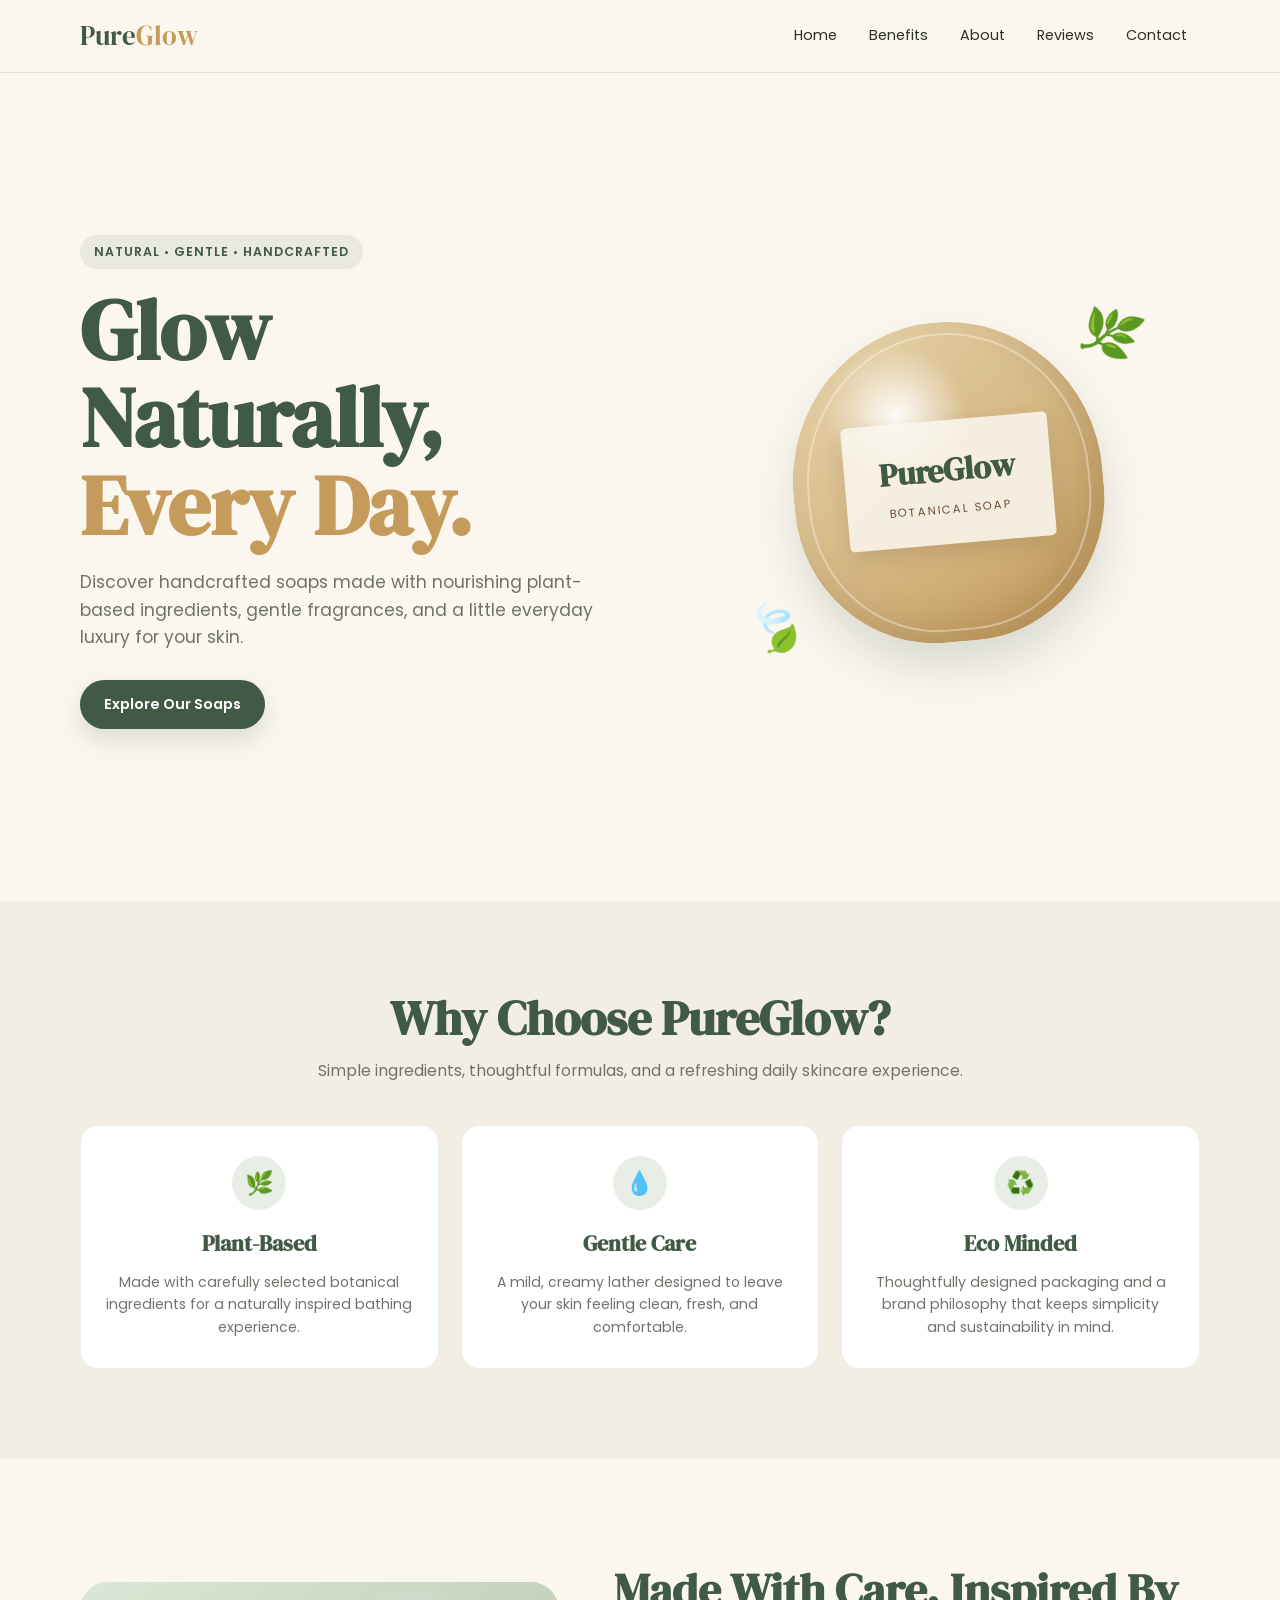
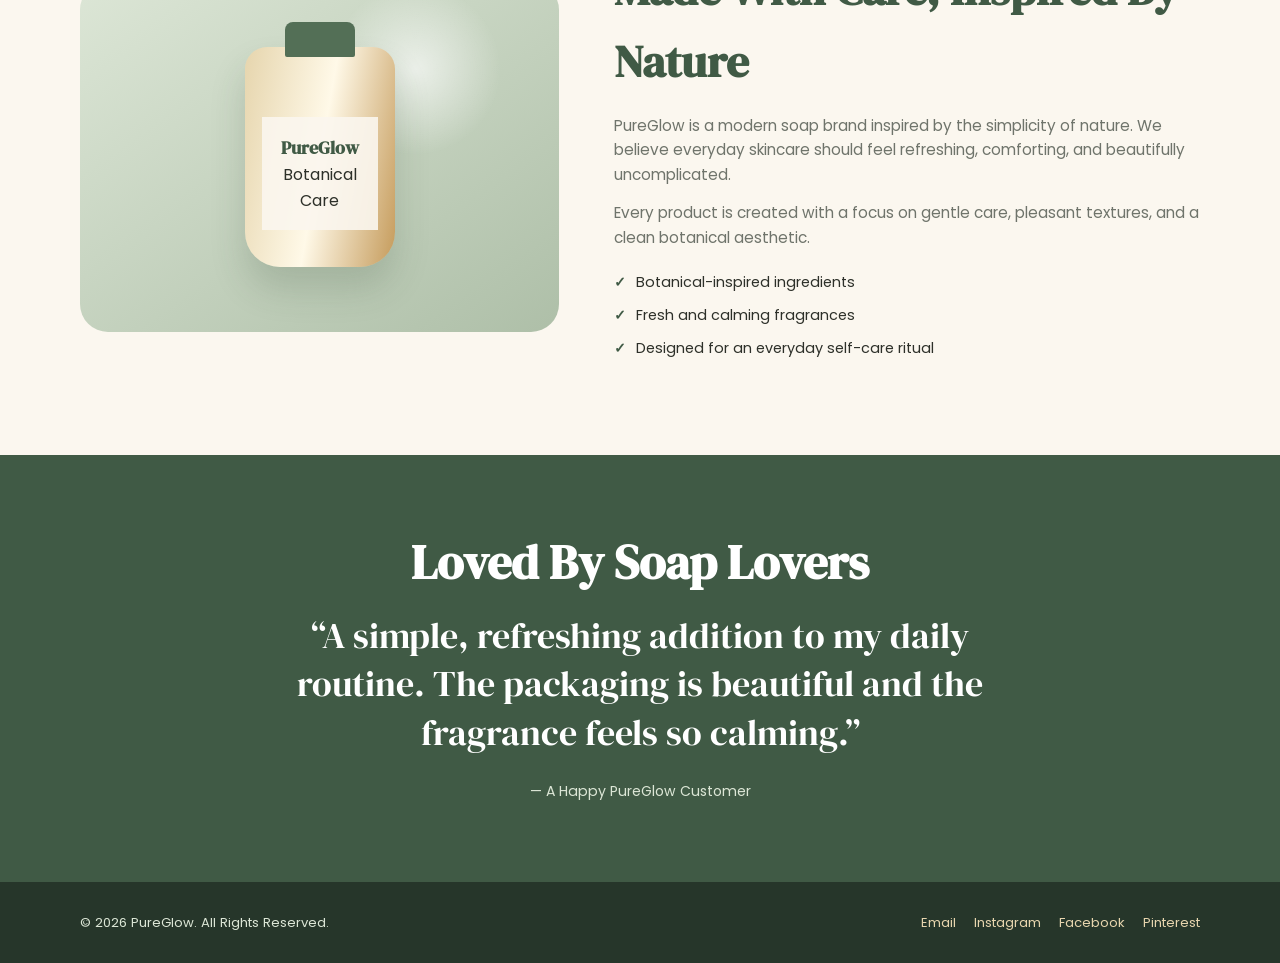
<file: WebDev-L1-LandingPage/index.html>
<!DOCTYPE html>
<html lang="en">
<head>
  <meta charset="UTF-8">
  <meta name="viewport" content="width=device-width, initial-scale=1.0">
  <title>PureGlow | Natural Soap</title>

  <link rel="preconnect" href="https://fonts.googleapis.com">
  <link rel="preconnect" href="https://fonts.gstatic.com" crossorigin>
  <link href="https://fonts.googleapis.com/css2?family=DM+Serif+Display&family=Poppins:wght@400;500;600;700&display=swap" rel="stylesheet">

  <style>
    :root {
      --cream: #fbf7ef;
      --sage: #708b6f;
      --sage-dark: #405a45;
      --brown: #6d4c3d;
      --gold: #c59b5b;
      --text: #2d3029;
      --muted: #6f746b;
      --white: #ffffff;
    }

    * {
      margin: 0;
      padding: 0;
      box-sizing: border-box;
    }

    html {
      scroll-behavior: smooth;
    }

    body {
      font-family: "Poppins", sans-serif;
      background: var(--cream);
      color: var(--text);
      line-height: 1.6;
    }

    /* ---------- NAVIGATION ---------- */
    .navbar {
      position: sticky;
      top: 0;
      z-index: 1000;
      background: rgba(251, 247, 239, 0.96);
      border-bottom: 1px solid rgba(64, 90, 69, 0.12);
      backdrop-filter: blur(8px);
    }

    .nav-inner {
      width: min(1120px, 92%);
      min-height: 72px;
      margin: auto;
      display: flex;
      align-items: center;
      justify-content: space-between;
      gap: 25px;
    }

    .logo {
      font-family: "DM Serif Display", serif;
      font-size: 1.7rem;
      color: var(--sage-dark);
      white-space: nowrap;
    }

    .logo span {
      color: var(--gold);
    }

    .nav-links {
      display: flex;
      align-items: center;
      gap: 6px;
      flex-wrap: wrap;
    }

    .nav-links a {
      color: var(--text);
      text-decoration: none;
      padding: 8px 13px;
      border-radius: 20px;
      font-size: 0.9rem;
      transition: 0.25s ease;
    }

    .nav-links a:hover,
    .nav-links a:focus {
      color: var(--sage-dark);
      background: rgba(112, 139, 111, 0.12);
      outline: none;
    }

    /* ---------- COMMON ---------- */
    .container {
      width: min(1120px, 92%);
      margin: auto;
    }

    section {
      scroll-margin-top: 90px;
    }

    .section-title {
      font-family: "DM Serif Display", serif;
      color: var(--sage-dark);
      font-size: clamp(2rem, 5vw, 3rem);
      line-height: 1.15;
      text-align: center;
    }

    .section-subtitle {
      max-width: 650px;
      margin: 12px auto 42px;
      color: var(--muted);
      text-align: center;
      font-size: 0.98rem;
    }

    /* ---------- HERO ---------- */
    .hero {
      min-height: calc(100vh - 72px);
      display: grid;
      grid-template-columns: 1.05fr 0.95fr;
      align-items: center;
      gap: 60px;
      padding: 70px 0 80px;
    }

    .hero-label {
      display: inline-block;
      padding: 7px 14px;
      border-radius: 20px;
      color: var(--sage-dark);
      background: rgba(112, 139, 111, 0.13);
      font-size: 0.78rem;
      font-weight: 600;
      letter-spacing: 0.08em;
      margin-bottom: 18px;
    }

    .hero h1 {
      font-family: "DM Serif Display", serif;
      color: var(--sage-dark);
      font-size: clamp(2.8rem, 7vw, 5.3rem);
      line-height: 1.03;
      margin-bottom: 20px;
    }

    .hero h1 span {
      color: var(--gold);
    }

    .hero p {
      max-width: 570px;
      color: var(--muted);
      font-size: clamp(0.95rem, 2vw, 1.08rem);
      margin-bottom: 28px;
    }

    .cta {
      display: inline-block;
      text-decoration: none;
      background: var(--sage-dark);
      color: var(--white);
      padding: 13px 24px;
      border-radius: 28px;
      font-size: 0.9rem;
      font-weight: 600;
      transition: 0.25s ease;
      box-shadow: 0 10px 24px rgba(64, 90, 69, 0.18);
    }

    .cta:hover,
    .cta:focus {
      background: var(--brown);
      transform: translateY(-3px);
      outline: none;
    }

    /* ---------- HERO PRODUCT VISUAL ---------- */
    .product-visual {
      min-height: 410px;
      display: grid;
      place-items: center;
      position: relative;
    }

    .soap-card {
      width: min(310px, 75vw);
      height: 320px;
      position: relative;
      display: grid;
      place-items: center;
      border-radius: 50% 50% 45% 45%;
      background:
        radial-gradient(circle at 35% 28%, rgba(255,255,255,.95), transparent 23%),
        linear-gradient(145deg, #e7d5ae, #c59b5b);
      box-shadow:
        inset -18px -20px 35px rgba(92, 65, 33, 0.18),
        0 25px 45px rgba(64, 90, 69, 0.18);
      transform: rotate(-5deg);
    }

    .soap-card::before {
      content: "";
      position: absolute;
      width: 90%;
      height: 92%;
      border: 2px solid rgba(255,255,255,.35);
      border-radius: inherit;
    }

    .soap-label {
      position: relative;
      z-index: 2;
      text-align: center;
      background: rgba(251,247,239,.86);
      padding: 25px 35px;
      border-radius: 5px;
      box-shadow: 0 8px 20px rgba(60,45,30,.12);
    }

    .soap-label h2 {
      font-family: "DM Serif Display", serif;
      color: var(--sage-dark);
      font-size: 2rem;
    }

    .soap-label p {
      color: var(--brown);
      font-size: 0.72rem;
      letter-spacing: 0.16em;
      margin: 4px 0 0;
    }

    .leaf {
      position: absolute;
      font-size: 3rem;
      color: var(--sage);
    }

    .leaf.one {
      top: 18px;
      right: 12%;
      transform: rotate(25deg);
    }

    .leaf.two {
      bottom: 20px;
      left: 10%;
      transform: rotate(-25deg);
    }

    /* ---------- FEATURES ---------- */
    .features {
      padding: 90px 0;
      background: #f3eee3;
    }

    .feature-grid {
      display: grid;
      grid-template-columns: repeat(3, 1fr);
      gap: 22px;
    }

    .feature-card {
      background: var(--white);
      border: 1px solid rgba(112, 139, 111, 0.15);
      border-radius: 18px;
      padding: 30px 24px;
      text-align: center;
      transition: 0.25s ease;
    }

    .feature-card:hover {
      transform: translateY(-6px);
      box-shadow: 0 14px 30px rgba(64, 90, 69, 0.1);
    }

    .feature-icon {
      width: 54px;
      height: 54px;
      margin: 0 auto 17px;
      display: grid;
      place-items: center;
      border-radius: 50%;
      background: #e8eee5;
      font-size: 1.45rem;
    }

    .feature-card h3 {
      font-family: "DM Serif Display", serif;
      color: var(--sage-dark);
      font-size: 1.35rem;
      margin-bottom: 9px;
    }

    .feature-card p {
      color: var(--muted);
      font-size: 0.88rem;
    }

    /* ---------- ABOUT ---------- */
    .about {
      padding: 95px 0;
    }

    .about-grid {
      display: grid;
      grid-template-columns: 0.9fr 1.1fr;
      align-items: center;
      gap: 55px;
    }

    .about-image {
      min-height: 350px;
      border-radius: 28px;
      background:
        radial-gradient(circle at 70% 25%, rgba(255,255,255,.65), transparent 20%),
        linear-gradient(145deg, #dce6d6, #aebfa8);
      display: grid;
      place-items: center;
      overflow: hidden;
    }

    .bottle {
      width: 150px;
      height: 220px;
      border-radius: 22px 22px 35px 35px;
      background: linear-gradient(100deg, #e6d5ad, #fff9e8, #c59b5b);
      position: relative;
      box-shadow: 0 22px 35px rgba(50,70,50,.18);
    }

    .bottle::before {
      content: "";
      position: absolute;
      width: 70px;
      height: 35px;
      left: 40px;
      top: -25px;
      border-radius: 8px 8px 2px 2px;
      background: #536f56;
    }

    .bottle-label {
      position: absolute;
      left: 17px;
      right: 17px;
      top: 70px;
      padding: 17px 5px;
      text-align: center;
      background: rgba(251,247,239,.9);
    }

    .bottle-label strong {
      font-family: "DM Serif Display", serif;
      color: var(--sage-dark);
      font-size: 1.1rem;
    }

    .about-content h2 {
      font-family: "DM Serif Display", serif;
      color: var(--sage-dark);
      font-size: clamp(2rem, 4vw, 2.8rem);
      margin-bottom: 16px;
    }

    .about-content p {
      color: var(--muted);
      margin-bottom: 14px;
      font-size: 0.96rem;
    }

    .about-list {
      list-style: none;
      margin-top: 20px;
      display: grid;
      gap: 10px;
    }

    .about-list li {
      font-size: 0.9rem;
    }

    .about-list li::before {
      content: "✓";
      color: var(--sage-dark);
      font-weight: 700;
      margin-right: 10px;
    }

    /* ---------- TESTIMONIAL ---------- */
    .testimonial {
      padding: 80px 0;
      background: var(--sage-dark);
      color: white;
      text-align: center;
    }

    .testimonial blockquote {
      width: min(750px, 90%);
      margin: 22px auto;
      font-family: "DM Serif Display", serif;
      font-size: clamp(1.5rem, 4vw, 2.25rem);
      line-height: 1.35;
    }

    .testimonial p {
      color: #dce6d6;
      font-size: 0.88rem;
    }

    /* ---------- FOOTER ---------- */
    footer {
      background: #26362a;
      color: #dce6d6;
      padding: 30px 0;
    }

    .footer-inner {
      width: min(1120px, 92%);
      margin: auto;
      display: flex;
      justify-content: space-between;
      align-items: center;
      gap: 20px;
      flex-wrap: wrap;
    }

    footer p {
      font-size: 0.82rem;
    }

    .footer-links {
      display: flex;
      gap: 18px;
      flex-wrap: wrap;
    }

    .footer-links a {
      color: #e7d5ae;
      text-decoration: none;
      font-size: 0.82rem;
    }

    .footer-links a:hover {
      text-decoration: underline;
    }

    /* ---------- RESPONSIVE ---------- */
    @media (max-width: 800px) {
      .nav-inner {
        min-height: 65px;
      }

      .nav-links {
        justify-content: flex-end;
      }

      .nav-links a {
        font-size: 0.78rem;
        padding: 7px 8px;
      }

      .hero {
        min-height: auto;
        grid-template-columns: 1fr;
        text-align: center;
        gap: 25px;
        padding: 60px 0 75px;
      }

      .hero p {
        margin-left: auto;
        margin-right: auto;
      }

      .product-visual {
        min-height: 330px;
      }

      .feature-grid,
      .about-grid {
        grid-template-columns: 1fr;
      }

      .about-grid {
        gap: 30px;
      }
    }

    @media (max-width: 480px) {
      .logo {
        font-size: 1.35rem;
      }

      .nav-inner {
        gap: 8px;
      }

      .nav-links {
        gap: 0;
      }

      .nav-links a {
        font-size: 0.68rem;
        padding: 5px 6px;
      }

      .hero h1 {
        font-size: 2.7rem;
      }

      .product-visual {
        min-height: 280px;
      }

      .soap-card {
        height: 250px;
      }

      .soap-label {
        padding: 18px 25px;
      }

      .soap-label h2 {
        font-size: 1.6rem;
      }

      .features,
      .about {
        padding: 65px 0;
      }

      .footer-inner {
        justify-content: center;
        text-align: center;
      }
    }
  </style>
</head>

<body>

  <!-- Sticky Navigation -->
  <nav class="navbar" aria-label="Main navigation">
    <div class="nav-inner">
      <div class="logo">Pure<span>Glow</span></div>

      <div class="nav-links">
        <a href="#home">Home</a>
        <a href="#features">Benefits</a>
        <a href="#about">About</a>
        <a href="#reviews">Reviews</a>
        <a href="#contact">Contact</a>
      </div>
    </div>
  </nav>

  <main>

    <!-- HERO SECTION -->
    <section class="hero container" id="home">
      <div>
        <span class="hero-label">NATURAL • GENTLE • HANDCRAFTED</span>

        <h1>Glow Naturally,<br><span>Every Day.</span></h1>

        <p>
          Discover handcrafted soaps made with nourishing plant-based
          ingredients, gentle fragrances, and a little everyday luxury
          for your skin.
        </p>

        <a href="#features" class="cta">Explore Our Soaps</a>
      </div>

      <div class="product-visual" aria-label="PureGlow handmade soap">
        <span class="leaf one">🌿</span>
        <span class="leaf two">🍃</span>

        <div class="soap-card">
          <div class="soap-label">
            <h2>PureGlow</h2>
            <p>BOTANICAL SOAP</p>
          </div>
        </div>
      </div>
    </section>

    <!-- CONTENT SECTION 1: FEATURES -->
    <section class="features" id="features">
      <div class="container">
        <h2 class="section-title">Why Choose PureGlow?</h2>

        <p class="section-subtitle">
          Simple ingredients, thoughtful formulas, and a refreshing
          daily skincare experience.
        </p>

        <div class="feature-grid">

          <article class="feature-card">
            <div class="feature-icon">🌿</div>
            <h3>Plant-Based</h3>
            <p>
              Made with carefully selected botanical ingredients
              for a naturally inspired bathing experience.
            </p>
          </article>

          <article class="feature-card">
            <div class="feature-icon">💧</div>
            <h3>Gentle Care</h3>
            <p>
              A mild, creamy lather designed to leave your skin
              feeling clean, fresh, and comfortable.
            </p>
          </article>

          <article class="feature-card">
            <div class="feature-icon">♻️</div>
            <h3>Eco Minded</h3>
            <p>
              Thoughtfully designed packaging and a brand philosophy
              that keeps simplicity and sustainability in mind.
            </p>
          </article>

        </div>
      </div>
    </section>

    <!-- CONTENT SECTION 2: ABOUT -->
    <section class="about container" id="about">
      <div class="about-grid">

        <div class="about-image">
          <div class="bottle">
            <div class="bottle-label">
              <strong>PureGlow</strong><br>
              Botanical Care
            </div>
          </div>
        </div>

        <div class="about-content">
          <h2>Made With Care, Inspired By Nature</h2>

          <p>
            PureGlow is a modern soap brand inspired by the simplicity
            of nature. We believe everyday skincare should feel
            refreshing, comforting, and beautifully uncomplicated.
          </p>

          <p>
            Every product is created with a focus on gentle care,
            pleasant textures, and a clean botanical aesthetic.
          </p>

          <ul class="about-list">
            <li>Botanical-inspired ingredients</li>
            <li>Fresh and calming fragrances</li>
            <li>Designed for an everyday self-care ritual</li>
          </ul>
        </div>

      </div>
    </section>

    <!-- CONTENT SECTION 3: TESTIMONIAL -->
    <section class="testimonial" id="reviews">
      <div class="container">

        <h2 class="section-title" style="color: #ffffff;">
          Loved By Soap Lovers
        </h2>

        <blockquote>
          “A simple, refreshing addition to my daily routine.
          The packaging is beautiful and the fragrance feels so calming.”
        </blockquote>

        <p>— A Happy PureGlow Customer</p>

      </div>
    </section>

  </main>

  <!-- FOOTER -->
  <footer id="contact">
    <div class="footer-inner">

      <p>&copy; 2026 PureGlow. All Rights Reserved.</p>

      <div class="footer-links">
        <a href="mailto:hello@pureglow.example">Email</a>
        <a href="#instagram">Instagram</a>
        <a href="#facebook">Facebook</a>
        <a href="#pinterest">Pinterest</a>
      </div>

    </div>
  </footer>

</body>
</html>
</file>
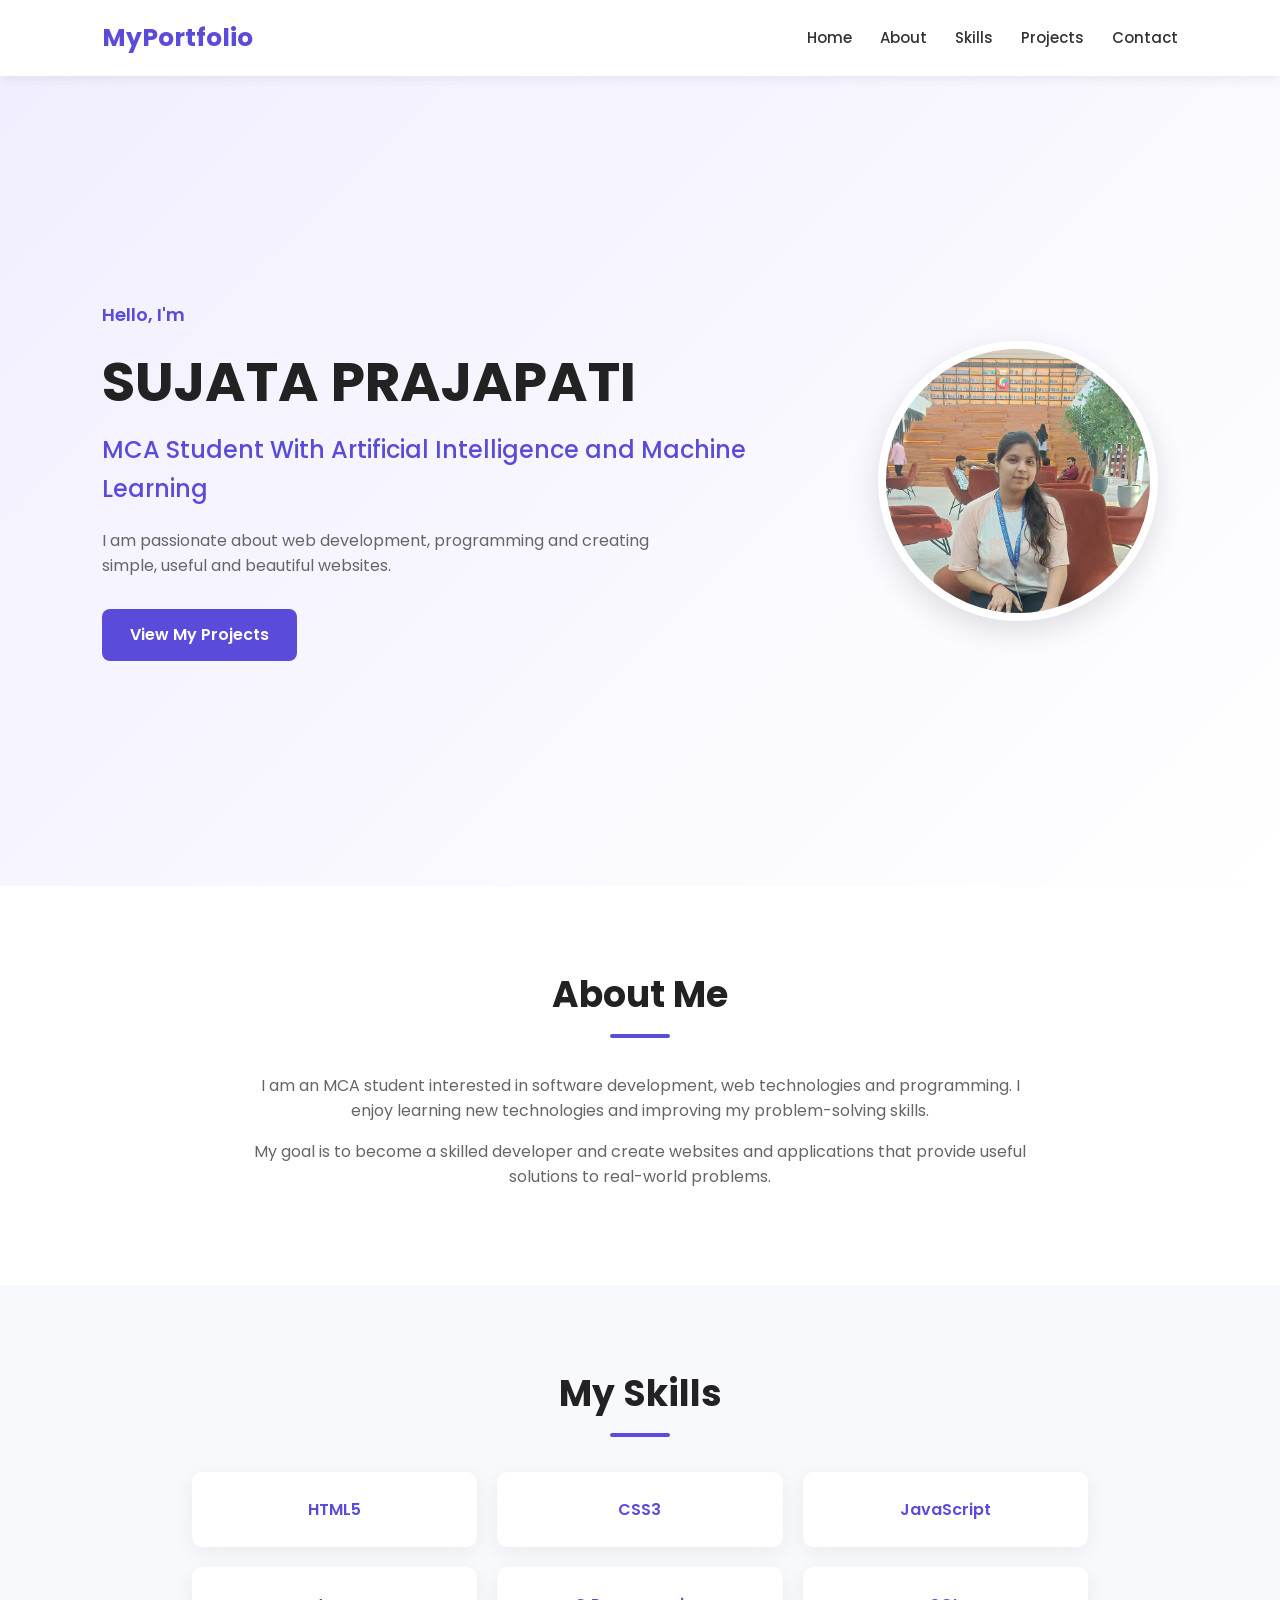
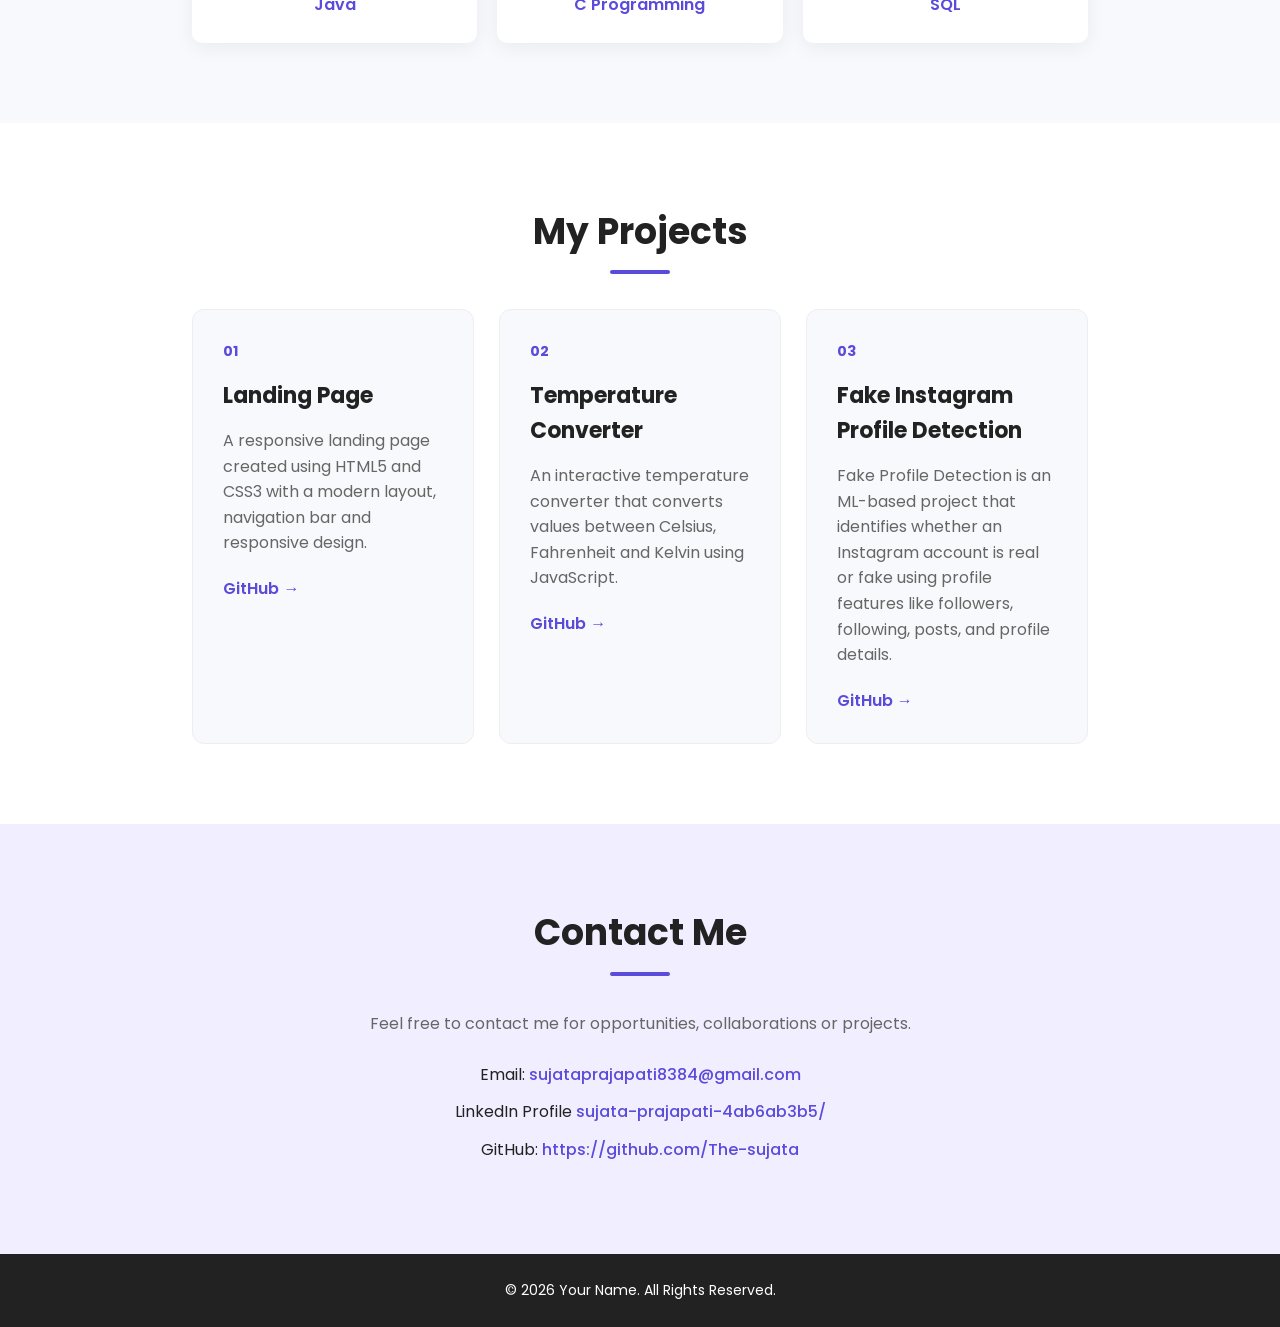
<file: WebDev-L1-PersonalPortfolio/index.html>
<!DOCTYPE html>
<html lang="en">

<head>
    <meta charset="UTF-8">

    <meta name="viewport" content="width=device-width, initial-scale=1.0">

    <title>My Personal Portfolio</title>

    <!-- Google Font -->
    <link rel="preconnect" href="https://fonts.googleapis.com">
    <link rel="preconnect" href="https://fonts.gstatic.com" crossorigin>

    <link href="https://fonts.googleapis.com/css2?family=Poppins:wght@300;400;500;600;700&display=swap"
        rel="stylesheet">

    <!-- CSS -->
    <link rel="stylesheet" href="style.css">
</head>

<body>

    <!-- =========================
         NAVIGATION
         ========================= -->

    <header>

        <nav class="navbar">

            <div class="logo">
                MyPortfolio
            </div>

            <ul class="nav-links">

                <li>
                    <a href="#home">Home</a>
                </li>

                <li>
                    <a href="#about">About</a>
                </li>

                <li>
                    <a href="#skills">Skills</a>
                </li>

                <li>
                    <a href="#projects">Projects</a>
                </li>

                <li>
                    <a href="#contact">Contact</a>
                </li>

            </ul>

        </nav>

    </header>


    <!-- =========================
         HERO SECTION
         ========================= -->

    <section class="hero" id="home">

        <div class="hero-content">

            <div class="hero-text">

                <p class="welcome">
                    Hello, I'm
                </p>

                <h1>
                    SUJATA PRAJAPATI
                </h1>

                <h2>
                    MCA Student With Artificial Intelligence and Machine Learning
                </h2>

                <p>
                    I am passionate about web development, programming
                    and creating simple, useful and beautiful websites.
                </p>

                <a href="#projects" class="btn">
                    View My Projects
                </a>

            </div>


            <!-- Profile Photo Placeholder -->

            <div class="profile-container">

                <div class="profile-image">
                    <img src="prfsnl.jpeg" alt="something wrong">
                </div>

            </div>

        </div>

    </section>


    <!-- =========================
         ABOUT SECTION
         ========================= -->

    <section class="about" id="about">

        <div class="section-container">

            <h2 class="section-title">
                About Me
            </h2>

            <p>
                I am an MCA student interested in software development,
                web technologies and programming. I enjoy learning new
                technologies and improving my problem-solving skills.
            </p>

            <p>
                My goal is to become a skilled developer and create
                websites and applications that provide useful solutions
                to real-world problems.
            </p>

        </div>

    </section>


    <!-- =========================
         SKILLS SECTION
         ========================= -->

    <section class="skills" id="skills">

        <div class="section-container">

            <h2 class="section-title">
                My Skills
            </h2>

            <div class="skills-grid">

                <div class="skill-card">
                    <span>HTML5</span>
                </div>

                <div class="skill-card">
                    <span>CSS3</span>
                </div>

                <div class="skill-card">
                    <span>JavaScript</span>
                </div>

                <div class="skill-card">
                    <span>Java</span>
                </div>

                <div class="skill-card">
                    <span>C Programming</span>
                </div>

                <div class="skill-card">
                    <span>SQL</span>
                </div>

            </div>

        </div>

    </section>


    <!-- =========================
         PROJECTS SECTION
         ========================= -->

    <section class="projects" id="projects">

        <div class="section-container">

            <h2 class="section-title">
                My Projects
            </h2>


            <div class="project-grid">

                <!-- Project 1 -->

                <div class="project-card">

                    <div class="project-number">
                        01
                    </div>

                    <h3>
                        Landing Page
                    </h3>

                    <p>
                        A responsive landing page created using
                        HTML5 and CSS3 with a modern layout,
                        navigation bar and responsive design.
                    </p>

                    <a href="#" class="project-link">
                        GitHub →
                    </a>

                </div>


                <!-- Project 2 -->

                <div class="project-card">

                    <div class="project-number">
                        02
                    </div>

                    <h3>
                        Temperature Converter
                    </h3>

                    <p>
                        An interactive temperature converter that
                        converts values between Celsius, Fahrenheit
                        and Kelvin using JavaScript.
                    </p>

                    <a href="#" class="project-link">
                        GitHub →
                    </a>

                </div>


                <!-- Project 3 -->

                <div class="project-card">

                    <div class="project-number">
                        03
                    </div>

                    <h3>
                        Fake Instagram  Profile Detection
                    </h3>

                    <p>
                       Fake Profile Detection is an ML-based project that identifies whether an Instagram account is real or fake using profile features like followers, following, posts, and profile details.
                    </p>

                    <a href="#" class="project-link">
                        GitHub →
                    </a>

                </div>

            </div>

        </div>

    </section>


    <!-- =========================
         CONTACT SECTION
         ========================= -->

    <section class="contact" id="contact">

        <div class="section-container">

            <h2 class="section-title">
                Contact Me
            </h2>

            <p>
                Feel free to contact me for opportunities,
                collaborations or projects.
            </p>

            <div class="contact-info">

                <p>
                     Email:
                    <a href="mailto:sujataprajapati8384@gmail.com">
                        sujataprajapati8384@gmail.com
                    </a>
                </p>

                <p>
                 LinkedIn Profile
                    <a href="https://www.linkedin.com/in/sujata-prajapati-4ab6ab3b5/">
                        
                         sujata-prajapati-4ab6ab3b5/
                    </a>
                </p>

                <p>
                    GitHub:
                    <a href="https://github.com/The-sujata">
                        https://github.com/The-sujata
                    </a>
                </p>

            </div>

        </div>

    </section>


    <!-- =========================
         FOOTER
         ========================= -->

    <footer>

        <p>
            © 2026 Your Name. All Rights Reserved.
        </p>

    </footer>


</body>
</html>
</file>
<file: WebDev-L1-PersonalPortfolio/style.css>
/* =========================
   BASIC RESET
   ========================= */

* {
    margin: 0;
    padding: 0;
    box-sizing: border-box;
}


html {
    scroll-behavior: smooth;
}


body {
    font-family: "Poppins", sans-serif;
    line-height: 1.6;
    color: #222;
    background-color: #f8f9fc;
}


/* =========================
   NAVIGATION BAR
   ========================= */

header {
    position: sticky;
    top: 0;
    z-index: 1000;
}


.navbar {
    display: flex;
    justify-content: space-between;
    align-items: center;

    padding: 18px 8%;

    background-color: #ffffff;

    box-shadow: 0 2px 12px rgba(0, 0, 0, 0.08);
}


.logo {
    font-size: 25px;
    font-weight: 700;
    color: #5b4bdb;
}


.nav-links {
    display: flex;
    list-style: none;
    gap: 28px;
}


.nav-links a {
    text-decoration: none;
    color: #333;
    font-size: 15px;
    font-weight: 500;

    transition: 0.3s;
}


.nav-links a:hover {
    color: #5b4bdb;
}


/* =========================
   HERO SECTION
   ========================= */

.hero {
    min-height: 90vh;

    display: flex;
    align-items: center;

    padding: 80px 8%;

    background: linear-gradient(
        135deg,
        #f1efff,
        #ffffff
    );
}


.hero-content {
    width: 100%;
    max-width: 1100px;

    margin: auto;

    display: flex;
    justify-content: space-between;
    align-items: center;

    gap: 60px;
}


.hero-text {
    flex: 1;
}


.welcome {
    color: #5b4bdb;
    font-size: 18px;
    font-weight: 600;

    margin-bottom: 8px;
}


.hero h1 {
    font-size: 55px;
    color: #222;

    margin-bottom: 5px;
}


.hero h2 {
    font-size: 24px;
    font-weight: 500;

    color: #5b4bdb;

    margin-bottom: 20px;
}


.hero-text > p:not(.welcome) {
    max-width: 600px;

    color: #666;

    margin-bottom: 30px;
}


.btn {
    display: inline-block;

    padding: 13px 28px;

    background-color: #5b4bdb;
    color: white;

    text-decoration: none;

    border-radius: 8px;

    font-weight: 600;

    transition: 0.3s;
}


.btn:hover {
    background-color: #4435b8;

    transform: translateY(-3px);
}


/* =========================
   PROFILE IMAGE
   ========================= */
.profile-container {
    flex: 0 0 320px;
    display: flex;
    justify-content: center;
    align-items: center;
}

.profile-image {
    width: 280px;
    height: 280px;

    border-radius: 50%;
    overflow: hidden;              /* image circle ke bahar nahi jayegi */

    display: flex;
    justify-content: center;
    align-items: center;

    background-color: #ddd8ff;
    border: 8px solid white;
    box-shadow: 0 10px 30px rgba(0, 0, 0, 0.12);
}

.profile-image img {
    width: 100%;
    height: 100%;
    object-fit: cover;             /* image circle ko completely fill karegi */
    object-position: center;       /* image ka center show hoga */
    display: block;
box-shadow: 0 10px 30px rgba(0, 0, 0, 0.12);

}


/* =========================
   COMMON SECTION
   ========================= */

section {
    scroll-margin-top: 80px;
}


.section-container {
    max-width: 1100px;

    margin: auto;

    padding: 80px 8%;
}


.section-title {
    text-align: center;

    font-size: 36px;

    margin-bottom: 35px;

    color: #222;
}


.section-title::after {
    content: "";

    display: block;

    width: 60px;
    height: 4px;

    margin: 10px auto 0;

    background-color: #5b4bdb;

    border-radius: 5px;
}


/* =========================
   ABOUT SECTION
   ========================= */

.about {
    background-color: white;

    text-align: center;
}


.about p {
    max-width: 800px;

    margin: 0 auto 15px;

    color: #666;
}


/* =========================
   SKILLS SECTION
   ========================= */

.skills {
    background-color: #f8f9fc;
}


.skills-grid {
    display: grid;

    grid-template-columns: repeat(3, 1fr);

    gap: 20px;
}


.skill-card {
    padding: 25px;

    background-color: white;

    text-align: center;

    border-radius: 10px;

    box-shadow: 0 5px 20px rgba(0, 0, 0, 0.06);

    transition: 0.3s;
}


.skill-card span {
    font-weight: 600;

    color: #5b4bdb;
}


.skill-card:hover {
    transform: translateY(-5px);
}


/* =========================
   PROJECT SECTION
   ========================= */

.projects {
    background-color: white;
}


.project-grid {
    display: grid;

    grid-template-columns: repeat(3, 1fr);

    gap: 25px;
}


.project-card {
    padding: 30px;

    background-color: #f8f9fc;

    border-radius: 12px;

    border: 1px solid #eee;

    transition: 0.3s;
}


.project-card:hover {
    transform: translateY(-7px);

    box-shadow: 0 10px 25px rgba(0, 0, 0, 0.08);
}


.project-number {
    font-size: 14px;

    font-weight: 700;

    color: #5b4bdb;

    margin-bottom: 15px;
}


.project-card h3 {
    font-size: 22px;

    margin-bottom: 15px;
}


.project-card p {
    color: #666;

    margin-bottom: 20px;
}


.project-link {
    text-decoration: none;

    color: #5b4bdb;

    font-weight: 600;
}


.project-link:hover {
    text-decoration: underline;
}


/* =========================
   CONTACT SECTION
   ========================= */

.contact {
    background-color: #f1efff;

    text-align: center;
}


.contact > .section-container > p {
    color: #666;

    margin-bottom: 25px;
}


.contact-info p {
    margin: 12px 0;
}


.contact-info a {
    color: #5b4bdb;

    text-decoration: none;

    font-weight: 500;
}


.contact-info a:hover {
    text-decoration: underline;
}


/* =========================
   FOOTER
   ========================= */

footer {
    padding: 25px;

    text-align: center;

    background-color: #222;

    color: white;
}


footer p {
    font-size: 14px;
}


/* =========================
   TABLET RESPONSIVE
   ========================= */

@media (max-width: 900px) {

    .hero-content {
        flex-direction: column-reverse;

        text-align: center;
    }


    .hero-text > p:not(.welcome) {
        margin-left: auto;
        margin-right: auto;
    }


    .profile-container {
        flex-basis: auto;
    }


    .skills-grid,
    .project-grid {
        grid-template-columns: repeat(2, 1fr);
    }

}


/* =========================
   MOBILE RESPONSIVE
   ========================= */

@media (max-width: 600px) {

    .navbar {
        flex-direction: column;

        gap: 15px;

        padding: 15px;
    }


    .nav-links {
        gap: 12px;

        flex-wrap: wrap;

        justify-content: center;
    }


    .nav-links a {
        font-size: 13px;
    }


    .hero {
        padding: 60px 20px;
    }


    .hero h1 {
        font-size: 40px;
    }


    .hero h2 {
        font-size: 19px;
    }


    .profile-image {
        width: 220px;
        height: 220px;

        font-size: 75px;
    }


    .section-container {
        padding: 60px 20px;
    }


    .section-title {
        font-size: 30px;
    }


    .skills-grid,
    .project-grid {
        grid-template-columns: 1fr;
    }


    .project-card {
        padding: 25px;
    }

}
</file>
